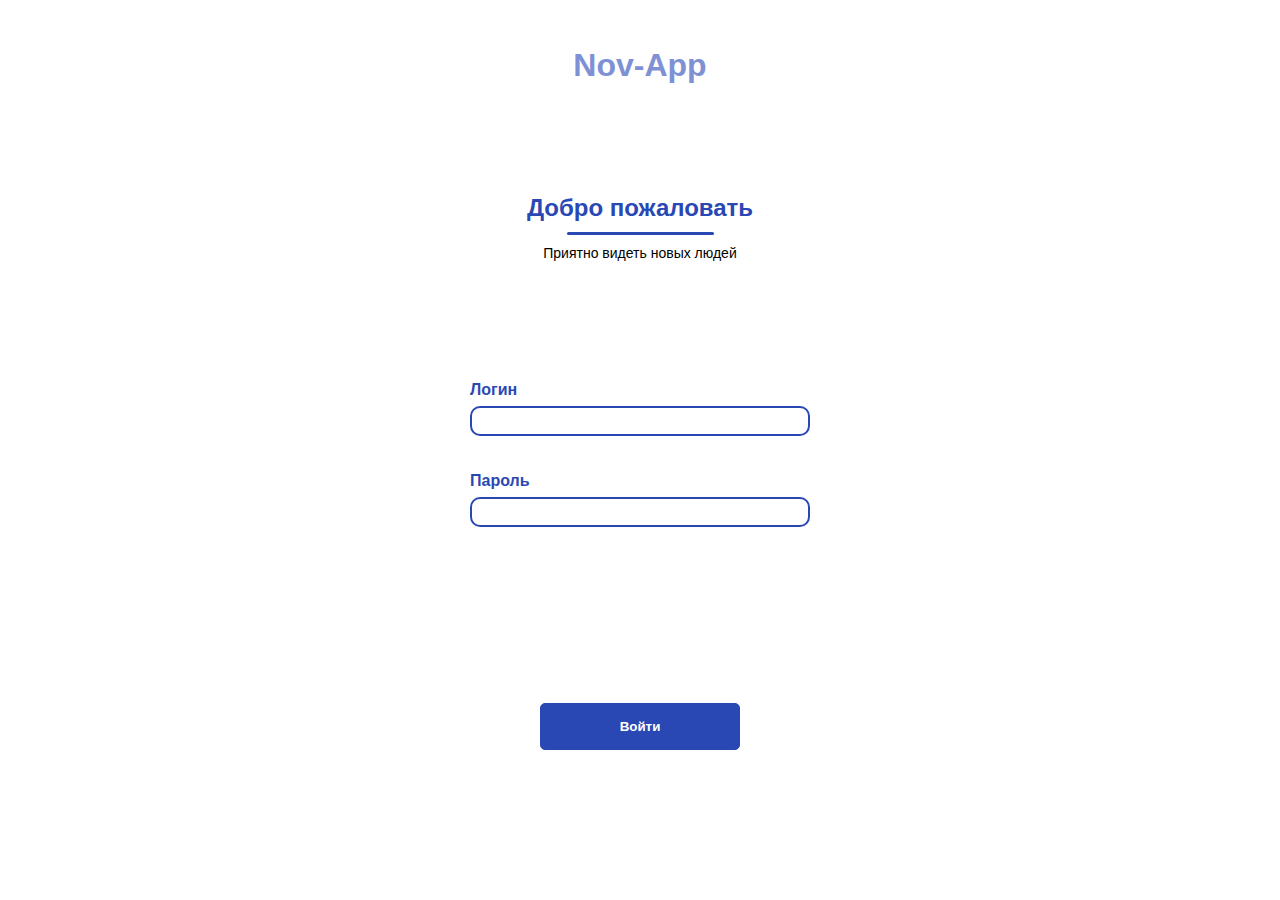
<file: index.html>
<!DOCTYPE html>
<html lang="en">

<head>
    <meta charset="UTF-8">
    <meta http-equiv="X-UA-Compatible" content="IE=edge">
    <meta name="viewport" content="width=device-width, initial-scale=1.0">
    <link rel="stylesheet" href="style.css">
    <title>Login</title>
</head>

<body class="container">
    <section class="appName">
        <h1>Nov-App</h1>
    </section>

    <section class="welcomeBlock">
        <h1>Добро пожаловать</h1>
        <div class="hrLine"></div>
        <p>Приятно видеть новых людей</p>
    </section>

    <section class="inputBox container">
        <p class="textInputBox">Логин</p>
        <input type="text" id="loginInput">
        <p class="textInputBox">Пароль</p>
        <input type="password" id="passwordInput">
    </section>

    <section id="errorText" class="errorText">
        <!-- <p>* Неправильный логин или пароль</p> -->
    </section>

    <button id="loginButton" onclick="loginInApp()">
        Войти
    </button>
</body>

<script src="login.js"></script>

</html>
</file>
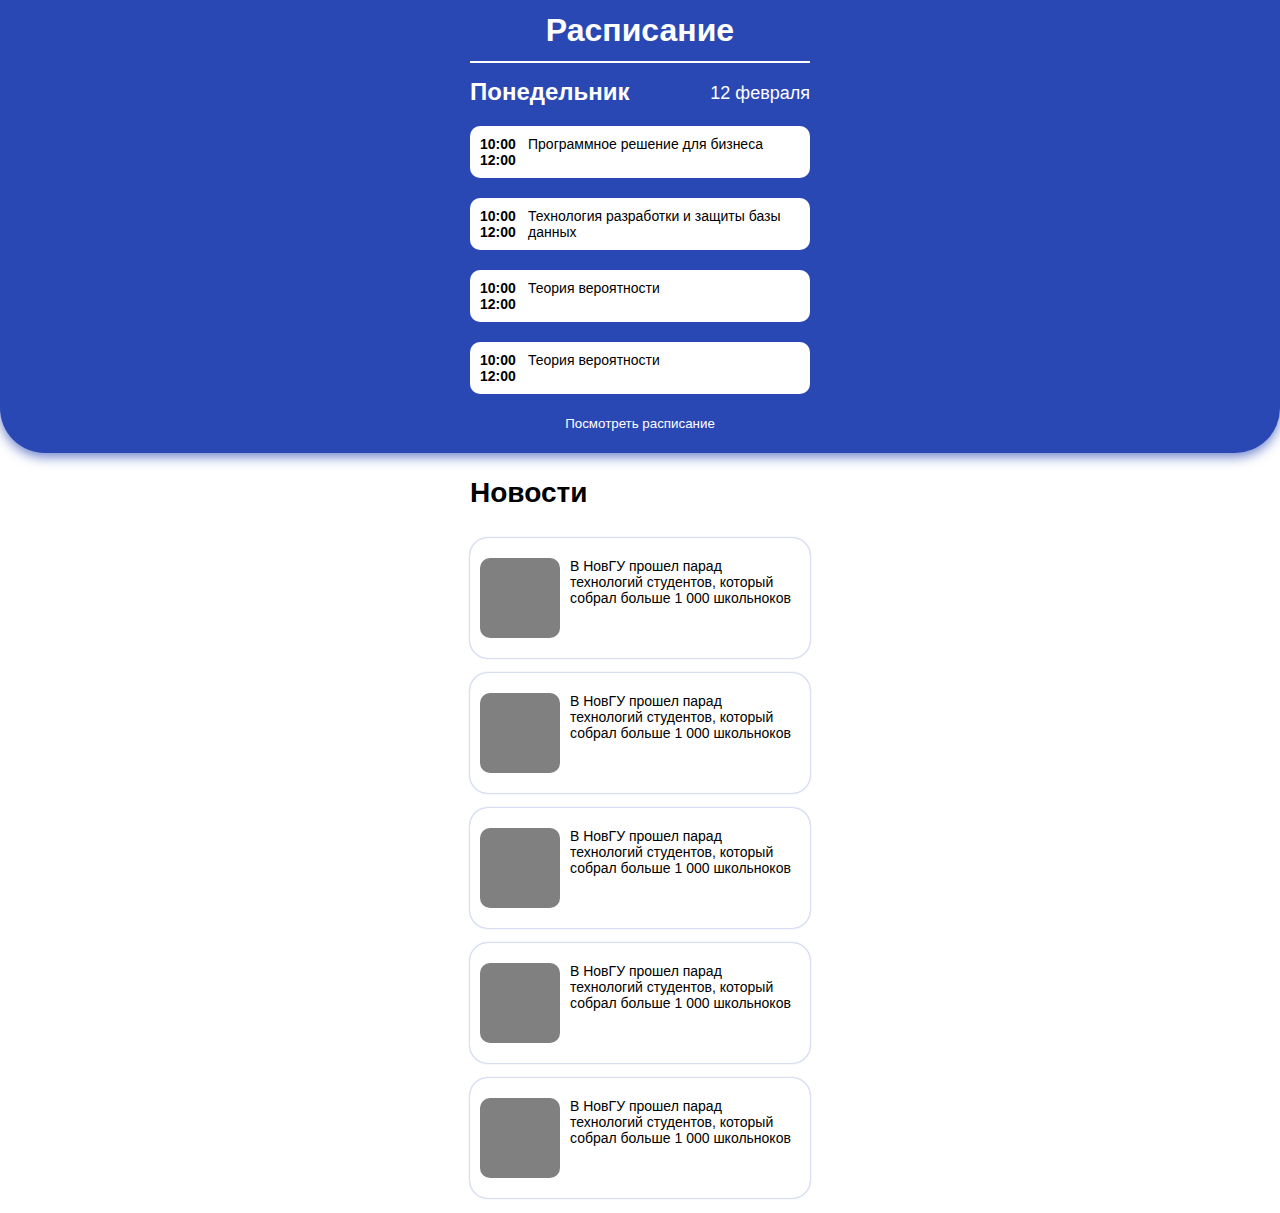
<file: main.html>
<!DOCTYPE html>
<html lang="ru">

<head>
    <meta charset="UTF-8">
    <meta http-equiv="X-UA-Compatible" content="IE=edge">
    <meta name="viewport" content="width=device-width, initial-scale=1.0">

    <link rel="stylesheet" href="style.css">

    <!-- <link rel="preconnect" href="https://fonts.googleapis.com"> -->
    <!-- <link rel="preconnect" href="https://fonts.gstatic.com" crossorigin> -->
    <!-- <link href="https://fonts.googleapis.com/css2?family=Montserrat+Alternates:wght@600&family=Montserrat:wght@500&family=Raleway:wght@600&display=swap" rel="stylesheet"> -->

    <title>Test</title>
</head>

<body onload="generateNews()">

    <section id="order-by-day" class="order">
        <div class="container" id="container-schedule">
            <h2 class="branch-white">Расписание</h2>
        </div>

    </section>

    <div class="container">
        <section class="news" id="news-block">
            <h2 class="branch-black">Новости</h2>
        </section>
    </div>


</body>

<script src="main.js"></script>

</html>
</file>
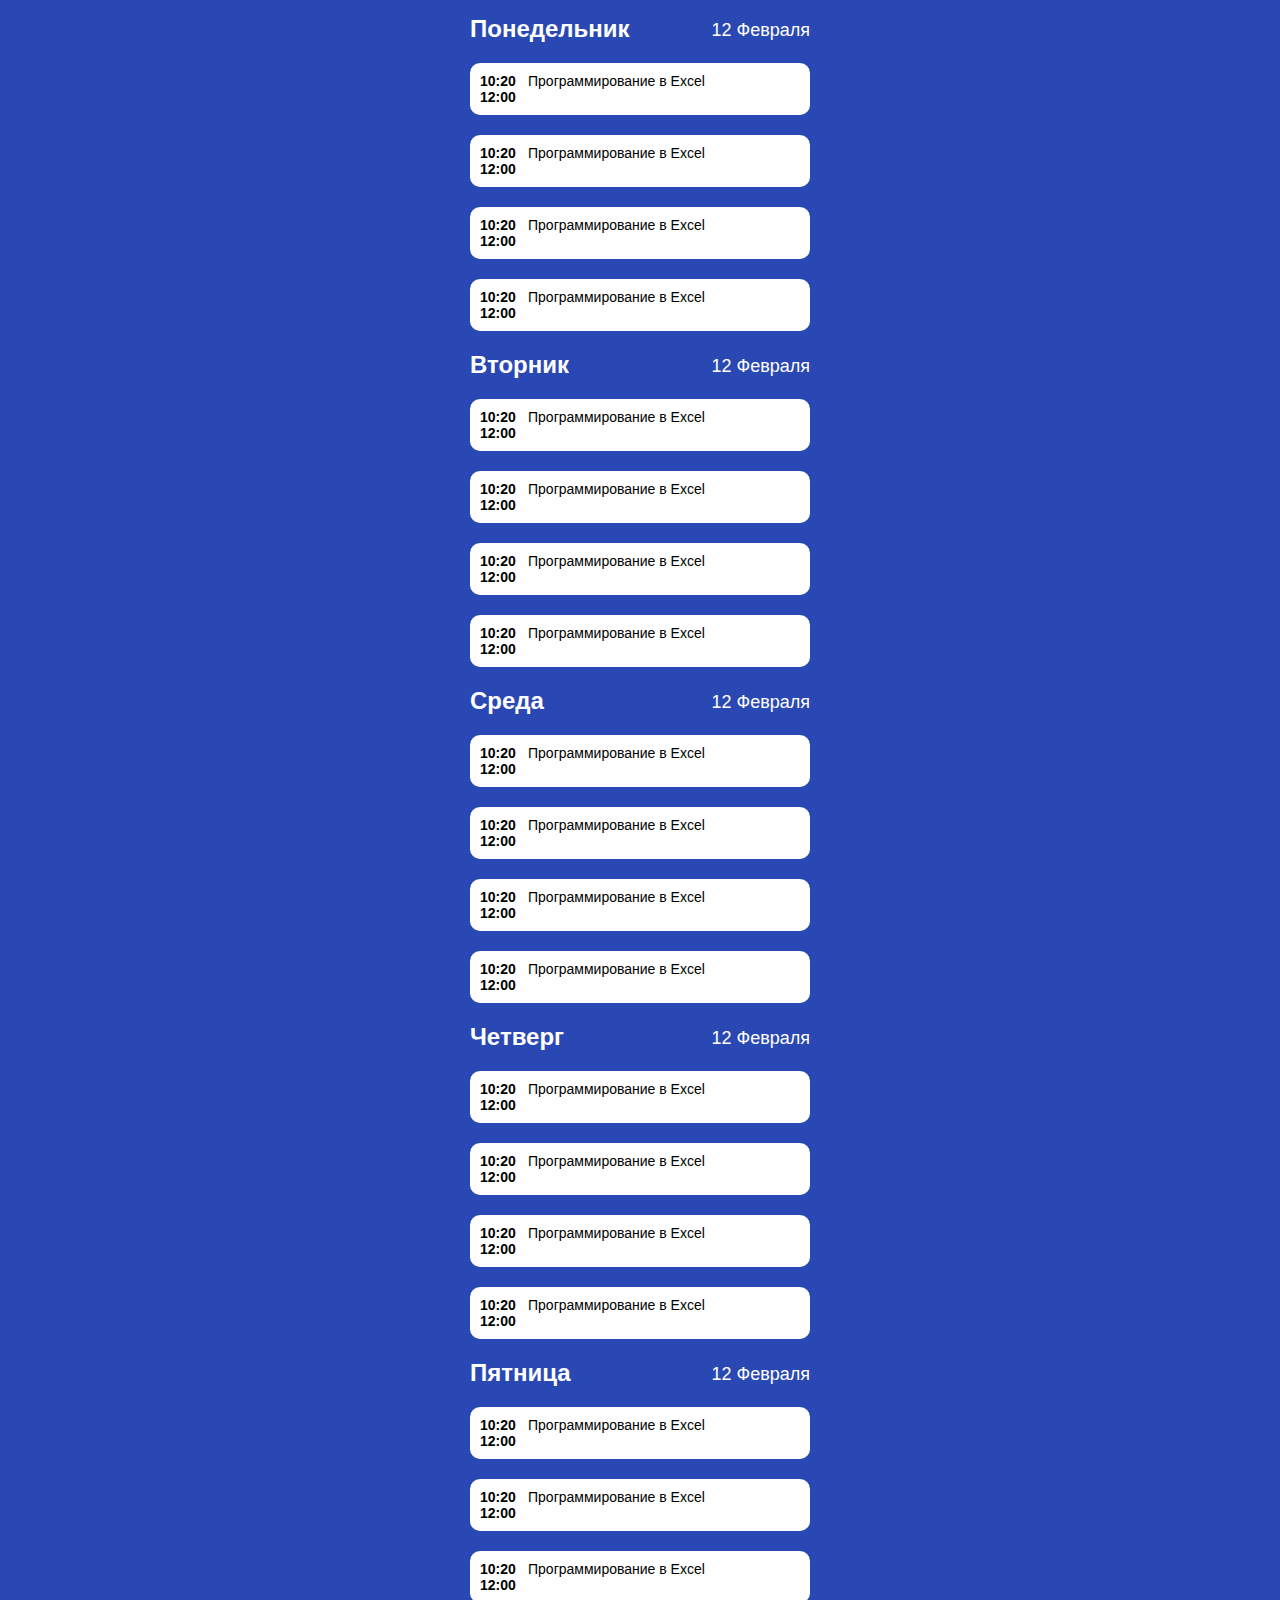
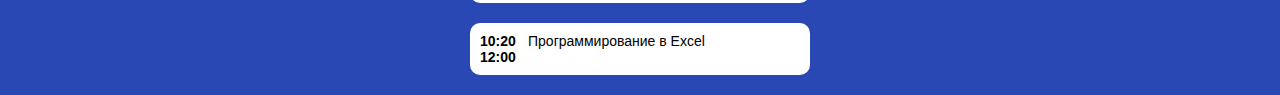
<file: schedule.html>
<!DOCTYPE html>
<html lang="ru">

<head>
    <meta charset="UTF-8">
    <meta http-equiv="X-UA-Compatible" content="IE=edge">
    <meta name="viewport" content="width=device-width, initial-scale=1.0">
    <link rel="stylesheet" href="style.css">
    <title>Document</title>
</head>

<body class="schedule-style" onload=" generateSchedule()">
    <div class="container" id="schedule-list">

    </div>
</body>

<script src="main.js"></script>

</html>
</file>
<file: style.css>
* {
    margin: 0;
}

.schedule-style {
    background-color: #2A48B4;
}

.order {
    margin: 0 auto;
    background-color: #2A48B4;
    border-bottom-left-radius: 45px;
    border-bottom-right-radius: 45px;
    background: #2A48B4;
    box-shadow: 0px 4px 12px rgba(42, 72, 180, 0.67);
}

.branch-white {
    font-family: "Raleway", sans-serif;
    padding: 12px 0px 12px 0px;
    text-align: center;
    font-size: 32px;
    border-bottom: 2px solid #ffffff;
    color: white;
}

.container {
    max-width: 340px;
    margin: 0 auto;
}

.branch-black {
    font-family: 'Montserrat Alternates', sans-serif;
    padding: 12px 0px 12px 0px;
    font-size: 28px;
    border-bottom: 2px solid #ffffff;
    color: black;
    font-weight: 700;
}

.block-subject {
    margin: 0 auto;
    background-color: #ffffff;
    padding: 10px;
    display: grid;
    grid-template-columns: 15% 85%;
    border-radius: 10px;
    font-family: 'Montserrat', sans-serif;
    margin: 20px 0px 20px 0px;
}

.date {
    display: flex;
    justify-content: space-between;
    font-family: 'Montserrat Alternates', sans-serif;
    margin: 15px 0px 15px 0px;
    color: white;
}

.time {
    font-size: 14px;
    font-weight: 700;
}

.text {
    font-size: 14px;
}

.day {
    font-size: 24px;
}

.month {
    font-size: 18px;
    margin-top: 5px;
}

.full-order {
    padding: 0px 0px 22px 0px;
    border: 0px solid #2A48B4;
    font-family: 'Montserrat Alternates', sans-serif;
    color: white;
    border-radius: 15px;
    text-align: center;
    cursor: pointer;
    width: 100%;
    background: none;
}

.full-order:active {
    transition: 100ms;
    color: red;
}

.news {
    margin: 12px 0px 0px 0px;
}

.image {
    height: 80px;
    background-color: gray;
    border-radius: 10px;
}

.text-news {
    font-family: 'Montserrat', sans-serif;
    font-size: 14px;
}

.news-block {
    display: grid;
    grid-template-columns: 25% 70%;
    gap: 10px;
    border-radius: 10px;
    box-shadow: 0px 0px 2px rgba(42, 72, 180, 0.67);
    border-radius: 18px;
    padding: 20px 10px 20px 10px;
    margin: 15px 0px 15px 0px;
}

.appName {
    text-align: center;
    font-family: "Montserat", sans-serif;
    padding: 47px 0px 100px 0px;
    color: #7F91D5;
}

.hrLine {
    width: 147px;
    height: 3px;
    background: #2A48B4;
    border-radius: 15px;
    text-align: center;
    margin: 10px auto;
}

.welcomeBlock {
    font-family: "Montserrat", sans-serif;
    padding: 10px;
    margin: 0 auto;
    text-align: center;
    margin-bottom: 110px;
}

.welcomeBlock>h1 {
    color: #2A48B4;
    font-weight: 600;
    font-size: 24px;
}

.welcomeBlock>p {
    font-size: 14px;
}

.inputBox {
    font-family: "Montserrat", sans-serif;
    color: #2A48B4;
    font-weight: 600;
    display: grid;
}

.inputBox>input {
    font-size: 14px;
    padding: 5px;
    border-radius: 10px;
    border: 2px solid #2A48B4;
    font-family: "Montserrat", sans-serif;
    margin-bottom: 36px;
}

.inputBox>p {
    margin-bottom: 7px;
}

.errorText {
    font-family: "Montserrat", sans-serif;
    font-size: 14px;
    text-align: center;
    color: #DF0808;
}

#loginButton {
    display: grid;
    font-family: "Montserrat", sans-serif;
    font-weight: 600;
    padding: 15px;
    color: white;
    border: 1px solid #2A48B4;
    background-color: #2A48B4;
    border-radius: 5px;
    margin: 0 auto;
    width: 200px;
    margin-top: 140px;
    text-align: center;
}
</file>
